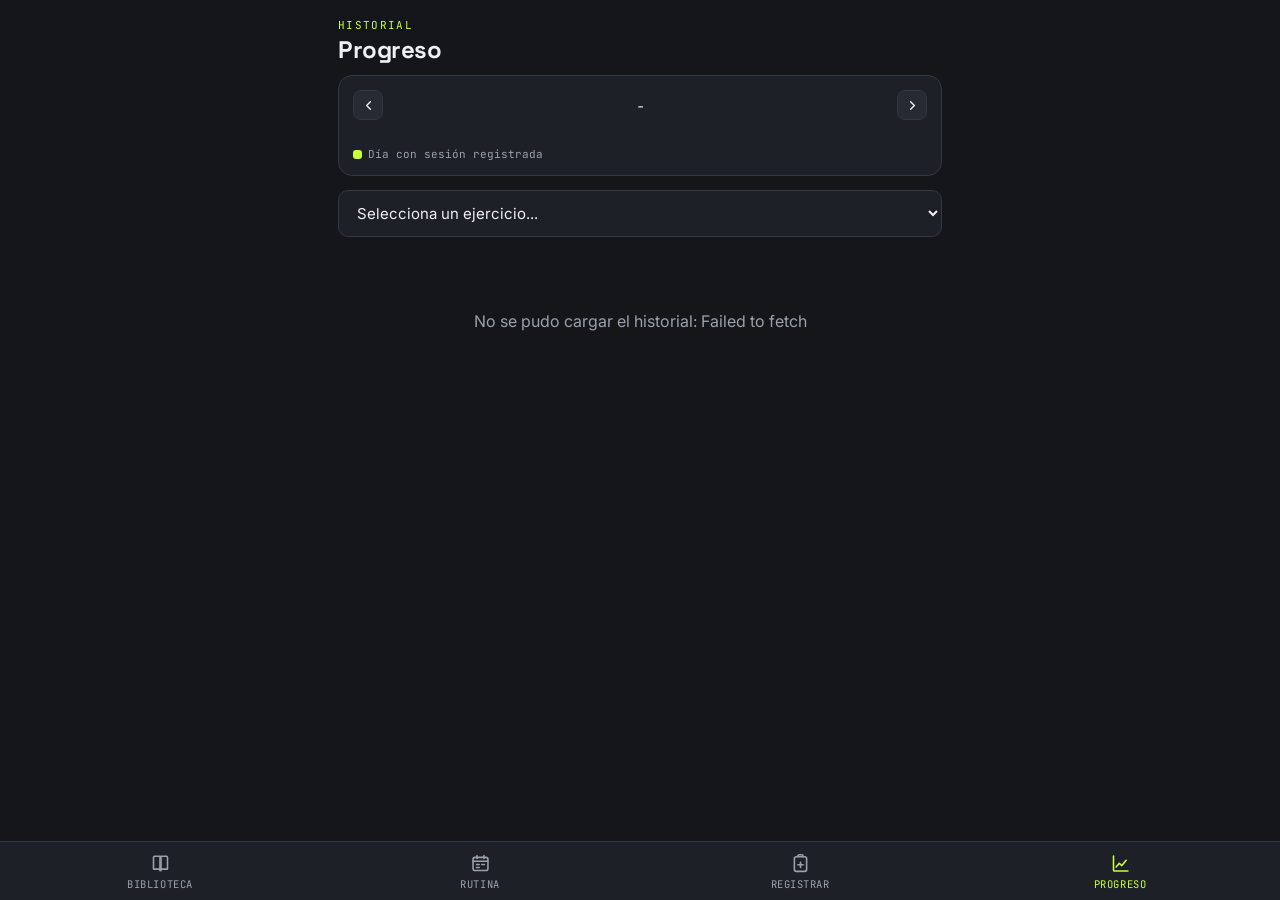
<file: progreso.html>
<!DOCTYPE html>
<html lang="es">
<head>
<meta charset="UTF-8" />
<meta name="viewport" content="width=device-width, initial-scale=1, viewport-fit=cover" />
<title>Progreso — Mi Entrenamiento</title>
<link rel="preconnect" href="https://fonts.googleapis.com">
<link href="https://fonts.googleapis.com/css2?family=Space+Grotesk:wght@500;700&family=Inter:wght@400;500;600&family=JetBrains+Mono:wght@400;500&display=swap" rel="stylesheet">
<link rel="stylesheet" href="css/style.css" />
</head>
<body>

<div class="topbar">
  <div class="container">
    <div class="eyebrow">Historial</div>
    <h1>Progreso</h1>
  </div>
</div>

<div class="container">
  <div class="cal-card">
    <div class="cal-header">
      <div class="cal-nav-btn" id="cal-prev">
        <svg width="15" height="15" viewBox="0 0 24 24" fill="none" stroke="currentColor" stroke-width="2.2" stroke-linecap="round" stroke-linejoin="round"><path d="M15 18l-6-6 6-6"/></svg>
      </div>
      <div class="mes" id="cal-mes">-</div>
      <div class="cal-nav-btn" id="cal-next">
        <svg width="15" height="15" viewBox="0 0 24 24" fill="none" stroke="currentColor" stroke-width="2.2" stroke-linecap="round" stroke-linejoin="round"><path d="M9 6l6 6-6 6"/></svg>
      </div>
    </div>
    <div class="cal-grid" id="cal-dow"></div>
    <div class="cal-grid" id="cal-grid" style="margin-top:5px;"></div>
    <div class="cal-legend"><span class="dot"></span> Día con sesión registrada</div>
  </div>

  <div id="cal-detalle"></div>

  <div class="search-row">
    <select id="select-ejercicio"><option value="">Selecciona un ejercicio...</option></select>
  </div>

  <div id="resumen" style="display:none;">
    <div class="card" style="display:flex; justify-content:space-around; text-align:center;">
      <div>
        <div class="stat-num" id="stat-max">–</div>
        <div class="stat-label">Peso máx (kg)</div>
      </div>
      <div>
        <div class="stat-num" id="stat-sesiones">–</div>
        <div class="stat-label">Sesiones</div>
      </div>
      <div>
        <div class="stat-num" id="stat-ultimo">–</div>
        <div class="stat-label">Última vez</div>
      </div>
    </div>

    <div class="card">
      <div class="field-label">Peso máximo por sesión</div>
      <canvas id="chart" height="180"></canvas>
    </div>

    <div class="card">
      <div class="field-label">Historial detallado</div>
      <div id="tabla-historial"></div>
    </div>
  </div>

  <div class="empty-state" id="cargando">
    <div class="spinner"></div>
    Cargando historial desde tu hoja...
  </div>
</div>

<nav class="tabbar">
  <a href="index.html">
    <svg viewBox="0 0 24 24" fill="none" stroke="currentColor" stroke-width="1.8" stroke-linecap="round" stroke-linejoin="round"><path d="M4 5.2C4 4.4 4.6 3.8 5.4 3.8H11a1.6 1.6 0 0 1 1.6 1.6v14.8a1.8 1.8 0 0 0-1.8-1.8H4V5.2Z"/><path d="M20 5.2c0-.8-.6-1.4-1.4-1.4H13a1.6 1.6 0 0 0-1.6 1.6v14.8A1.8 1.8 0 0 1 13.2 18.4H20V5.2Z"/></svg>
    Biblioteca
  </a>
  <a href="rutina.html">
    <svg viewBox="0 0 24 24" fill="none" stroke="currentColor" stroke-width="1.8" stroke-linecap="round" stroke-linejoin="round"><rect x="3.5" y="5" width="17" height="15" rx="2.3"/><path d="M3.5 9.5h17"/><path d="M8 3v3.2M16 3v3.2"/><path d="M7.5 13.2h3M7.5 16.5h3M13.5 13.2h3"/></svg>
    Rutina
  </a>
  <a href="registro.html">
    <svg viewBox="0 0 24 24" fill="none" stroke="currentColor" stroke-width="1.8" stroke-linecap="round" stroke-linejoin="round"><rect x="5" y="4.2" width="14" height="16.8" rx="2.2"/><path d="M9 4.2v-.6A1.6 1.6 0 0 1 10.6 2h2.8A1.6 1.6 0 0 1 15 3.6v.6"/><path d="M12 10.5v6M9 13.5h6"/></svg>
    Registrar
  </a>
  <a href="progreso.html" class="active">
    <svg viewBox="0 0 24 24" fill="none" stroke="currentColor" stroke-width="1.8" stroke-linecap="round" stroke-linejoin="round"><path d="M4 3.5v15.8c0 .66.54 1.2 1.2 1.2H20.5"/><path d="M7 16l3.6-4.2 3 2.6L18.5 8.4"/></svg>
    Progreso
  </a>
</nav>

<script src="js/config.js"></script>
<script src="js/api.js"></script>
<script src="js/translations.js"></script>
<script>
let historial = []; // filas: {fecha, ejercicio, serie, reps, peso}
let porEjercicio = {};
let mesActual = new Date();
mesActual.setDate(1);

async function iniciar() {
  const cargando = document.getElementById("cargando");
  if (!apiConfigured()) {
    cargando.innerHTML = 'Falta configurar la URL de tu Apps Script en <code>js/config.js</code>';
    return;
  }
  try {
    const data = await apiGet("historial");
    historial = data.filas || [];
    dibujarCalendario();
    if (!historial.length) {
      cargando.innerHTML = 'Aún no hay sesiones guardadas. Ve a "Registrar" para empezar.';
      return;
    }
    agrupar();
    poblarSelect();
    cargando.style.display = "none";
  } catch (err) {
    cargando.innerHTML = 'No se pudo cargar el historial: ' + err.message;
  }
}

function agrupar() {
  porEjercicio = {};
  historial.forEach(f => {
    if (!porEjercicio[f.ejercicio]) porEjercicio[f.ejercicio] = [];
    porEjercicio[f.ejercicio].push(f);
  });
}

// --- Calendario ---
const DOW_LABELS = ["L", "M", "X", "J", "V", "S", "D"];

function fechasEntrenadasSet() {
  return new Set(historial.map(f => f.fecha)); // "YYYY-MM-DD"
}

function dibujarCalendario() {
  const dowBox = document.getElementById("cal-dow");
  dowBox.innerHTML = DOW_LABELS.map(d => `<div class="cal-dow">${d}</div>`).join("");

  document.getElementById("cal-mes").textContent =
    mesActual.toLocaleDateString("es-ES", { month: "long", year: "numeric" });

  const year = mesActual.getFullYear();
  const month = mesActual.getMonth();
  const primerDiaSemana = (new Date(year, month, 1).getDay() + 6) % 7; // 0=lunes
  const diasEnMes = new Date(year, month + 1, 0).getDate();
  const entrenados = fechasEntrenadasSet();
  const hoyStr = new Date().toISOString().slice(0, 10);

  const celdas = [];
  for (let i = 0; i < primerDiaSemana; i++) celdas.push(`<div class="cal-day empty"></div>`);
  for (let d = 1; d <= diasEnMes; d++) {
    const fechaStr = `${year}-${String(month + 1).padStart(2, "0")}-${String(d).padStart(2, "0")}`;
    const entrenado = entrenados.has(fechaStr);
    const esHoy = fechaStr === hoyStr;
    celdas.push(`<div class="cal-day ${entrenado ? "trained" : ""} ${esHoy ? "today" : ""}" data-fecha="${fechaStr}">${d}</div>`);
  }
  document.getElementById("cal-grid").innerHTML = celdas.join("");

  document.querySelectorAll(".cal-day.trained").forEach(el => {
    el.addEventListener("click", () => mostrarDetalleDia(el.dataset.fecha));
  });
}

function mostrarDetalleDia(fechaStr) {
  const filas = historial.filter(f => f.fecha === fechaStr);
  const porEjercicioDia = {};
  filas.forEach(f => {
    if (!porEjercicioDia[f.ejercicio]) porEjercicioDia[f.ejercicio] = [];
    porEjercicioDia[f.ejercicio].push(f);
  });
  const fechaLegible = new Date(fechaStr).toLocaleDateString("es-ES", { weekday: "long", day: "numeric", month: "long" });

  document.getElementById("cal-detalle").innerHTML = `
    <div class="card">
      <div class="field-label" style="margin-top:0;">${fechaLegible}</div>
      ${Object.entries(porEjercicioDia).map(([nombre, sets]) => `
        <div class="session-ex">
          <span>${nombre}</span>
          <span style="font-family:var(--font-mono); font-size:13px; color:var(--text-dim);">
            ${sets.map(s => `${s.reps}×${s.peso}kg`).join(" · ")}
          </span>
        </div>
      `).join("")}
    </div>
  `;
}

document.getElementById("cal-prev").addEventListener("click", () => {
  mesActual.setMonth(mesActual.getMonth() - 1);
  dibujarCalendario();
});
document.getElementById("cal-next").addEventListener("click", () => {
  mesActual.setMonth(mesActual.getMonth() + 1);
  dibujarCalendario();
});

function poblarSelect() {
  const sel = document.getElementById("select-ejercicio");
  const nombres = Object.keys(porEjercicio).sort();
  sel.innerHTML = '<option value="">Selecciona un ejercicio...</option>' +
    nombres.map(n => `<option value="${n}">${n}</option>`).join("");
  sel.addEventListener("change", () => mostrarEjercicio(sel.value));
}

function mostrarEjercicio(nombre) {
  const resumen = document.getElementById("resumen");
  if (!nombre) { resumen.style.display = "none"; return; }
  resumen.style.display = "block";

  const filas = porEjercicio[nombre];

  // Agrupar por fecha: peso máximo de ese día
  const porFecha = {};
  filas.forEach(f => {
    const p = parseFloat(f.peso) || 0;
    if (!porFecha[f.fecha] || p > porFecha[f.fecha]) porFecha[f.fecha] = p;
  });
  const fechas = Object.keys(porFecha).sort();
  const pesos = fechas.map(f => porFecha[f]);

  document.getElementById("stat-max").textContent = Math.max(...pesos, 0);
  document.getElementById("stat-sesiones").textContent = fechas.length;
  document.getElementById("stat-ultimo").textContent = fechas.length
    ? new Date(fechas[fechas.length - 1]).toLocaleDateString("es-ES", { day: "2-digit", month: "short" })
    : "–";

  dibujarChart(fechas, pesos);

  // Tabla detallada (más reciente primero)
  const filasOrdenadas = [...filas].sort((a, b) => (a.fecha < b.fecha ? 1 : -1));
  document.getElementById("tabla-historial").innerHTML = filasOrdenadas.map(f => `
    <div class="session-ex">
      <span style="color:var(--text-dim); font-family:var(--font-mono); font-size:13px;">
        ${new Date(f.fecha).toLocaleDateString("es-ES", { day: "2-digit", month: "short" })} · serie ${f.serie}
      </span>
      <span style="font-family:var(--font-mono); font-weight:600;">${f.reps} reps × ${f.peso} kg</span>
    </div>
  `).join("");
}

function dibujarChart(labels, valores) {
  const canvas = document.getElementById("chart");
  const dpr = window.devicePixelRatio || 1;
  const w = canvas.clientWidth, h = canvas.clientHeight || 180;
  canvas.width = w * dpr; canvas.height = h * dpr;
  const ctx = canvas.getContext("2d");
  ctx.scale(dpr, dpr);
  ctx.clearRect(0, 0, w, h);

  if (!valores.length) return;
  const max = Math.max(...valores) * 1.15 || 1;
  const min = 0;
  const padL = 30, padR = 10, padT = 10, padB = 24;
  const plotW = w - padL - padR, plotH = h - padT - padB;

  // ejes
  ctx.strokeStyle = "#33384555";
  ctx.beginPath();
  ctx.moveTo(padL, padT); ctx.lineTo(padL, h - padB); ctx.lineTo(w - padR, h - padB);
  ctx.stroke();

  // línea
  ctx.strokeStyle = "#c8ff3d";
  ctx.lineWidth = 2.5;
  ctx.beginPath();
  valores.forEach((v, i) => {
    const x = padL + (plotW * (valores.length === 1 ? 0.5 : i / (valores.length - 1)));
    const y = h - padB - ((v - min) / (max - min)) * plotH;
    i === 0 ? ctx.moveTo(x, y) : ctx.lineTo(x, y);
  });
  ctx.stroke();

  // puntos
  ctx.fillStyle = "#c8ff3d";
  valores.forEach((v, i) => {
    const x = padL + (plotW * (valores.length === 1 ? 0.5 : i / (valores.length - 1)));
    const y = h - padB - ((v - min) / (max - min)) * plotH;
    ctx.beginPath(); ctx.arc(x, y, 3.5, 0, Math.PI * 2); ctx.fill();
  });

  // etiquetas eje Y (min/max)
  ctx.fillStyle = "#9aa1ad";
  ctx.font = "11px monospace";
  ctx.fillText(Math.round(max), 2, padT + 10);
  ctx.fillText("0", 10, h - padB + 4);
}

iniciar();
</script>
</body>
</html>
</file>
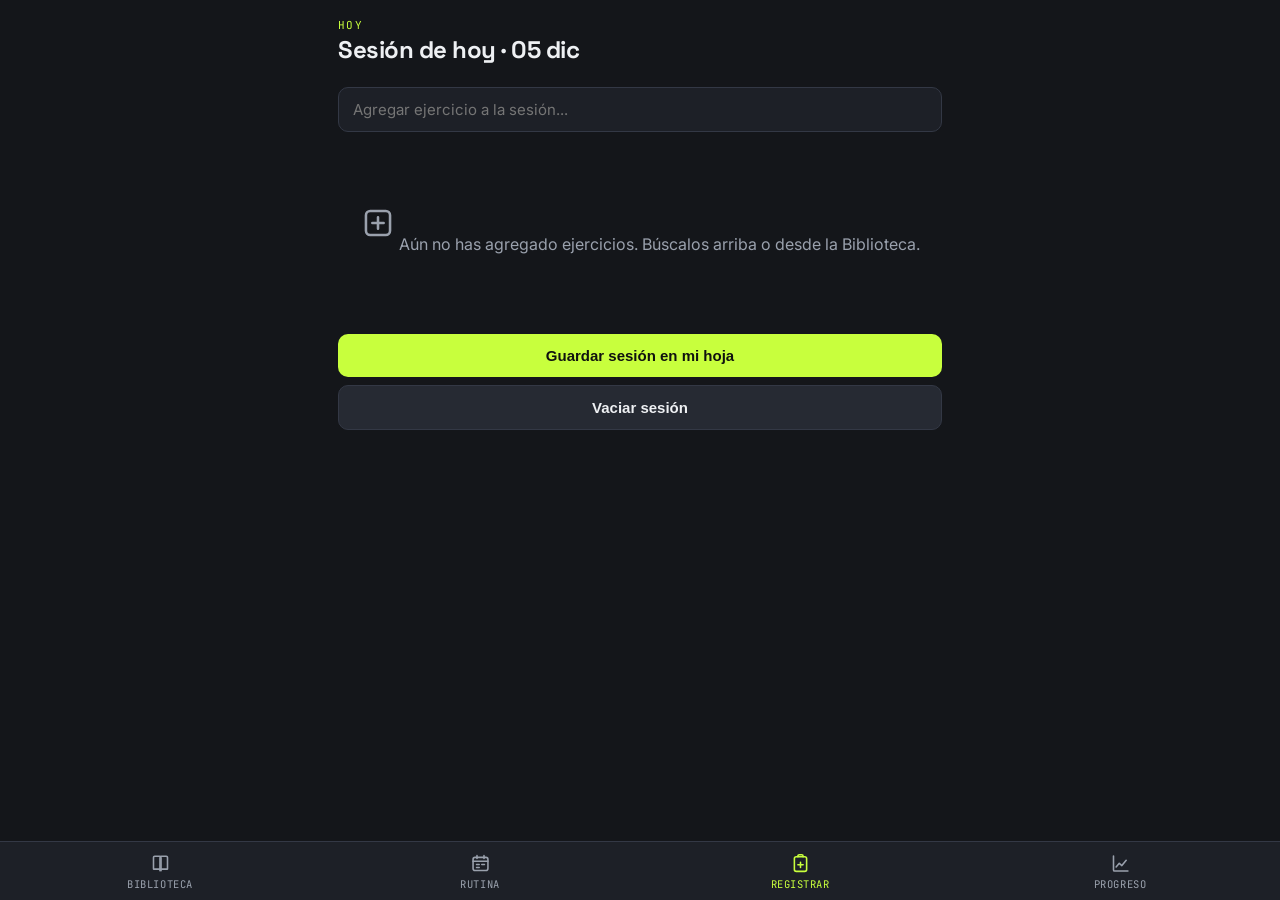
<file: registro.html>
<!DOCTYPE html>
<html lang="es">
<head>
<meta charset="UTF-8" />
<meta name="viewport" content="width=device-width, initial-scale=1, viewport-fit=cover" />
<title>Registrar — Mi Entrenamiento</title>
<link rel="preconnect" href="https://fonts.googleapis.com">
<link href="https://fonts.googleapis.com/css2?family=Space+Grotesk:wght@500;700&family=Inter:wght@400;500;600&family=JetBrains+Mono:wght@400;500&display=swap" rel="stylesheet">
<link rel="stylesheet" href="css/style.css" />
</head>
<body>

<div class="topbar">
  <div class="container" style="display:flex; justify-content:space-between; align-items:center;">
    <div>
      <div class="eyebrow">Hoy</div>
      <h1 id="fecha-titulo">Registrar sesión</h1>
    </div>
  </div>
</div>

<div class="container">
  <div class="search-row">
    <input type="text" id="search-add" placeholder="Agregar ejercicio a la sesión..." />
  </div>
  <div class="ex-list" id="sugerencias"></div>

  <div id="banner-hoy"></div>

  <div id="sesion-lista"></div>

  <div class="empty-state" id="sesion-vacia">
    <svg viewBox="0 0 24 24" fill="none" stroke-width="1.8" stroke-linecap="round" stroke-linejoin="round"><rect x="3.5" y="3.5" width="17" height="17" rx="3"/><path d="M8 12h8M12 8v8"/></svg>
    Aún no has agregado ejercicios. Búscalos arriba o desde la Biblioteca.
  </div>

  <div style="margin: 20px 0 40px;">
    <button class="btn" id="btn-guardar">Guardar sesión en mi hoja</button>
    <div style="height:8px;"></div>
    <button class="btn secondary" id="btn-limpiar">Vaciar sesión</button>
  </div>
</div>

<div class="toast" id="toast"></div>

<nav class="tabbar">
  <a href="index.html">
    <svg viewBox="0 0 24 24" fill="none" stroke="currentColor" stroke-width="1.8" stroke-linecap="round" stroke-linejoin="round"><path d="M4 5.2C4 4.4 4.6 3.8 5.4 3.8H11a1.6 1.6 0 0 1 1.6 1.6v14.8a1.8 1.8 0 0 0-1.8-1.8H4V5.2Z"/><path d="M20 5.2c0-.8-.6-1.4-1.4-1.4H13a1.6 1.6 0 0 0-1.6 1.6v14.8A1.8 1.8 0 0 1 13.2 18.4H20V5.2Z"/></svg>
    Biblioteca
  </a>
  <a href="rutina.html">
    <svg viewBox="0 0 24 24" fill="none" stroke="currentColor" stroke-width="1.8" stroke-linecap="round" stroke-linejoin="round"><rect x="3.5" y="5" width="17" height="15" rx="2.3"/><path d="M3.5 9.5h17"/><path d="M8 3v3.2M16 3v3.2"/><path d="M7.5 13.2h3M7.5 16.5h3M13.5 13.2h3"/></svg>
    Rutina
  </a>
  <a href="registro.html" class="active">
    <svg viewBox="0 0 24 24" fill="none" stroke="currentColor" stroke-width="1.8" stroke-linecap="round" stroke-linejoin="round"><rect x="5" y="4.2" width="14" height="16.8" rx="2.2"/><path d="M9 4.2v-.6A1.6 1.6 0 0 1 10.6 2h2.8A1.6 1.6 0 0 1 15 3.6v.6"/><path d="M12 10.5v6M9 13.5h6"/></svg>
    Registrar
  </a>
  <a href="progreso.html">
    <svg viewBox="0 0 24 24" fill="none" stroke="currentColor" stroke-width="1.8" stroke-linecap="round" stroke-linejoin="round"><path d="M4 3.5v15.8c0 .66.54 1.2 1.2 1.2H20.5"/><path d="M7 16l3.6-4.2 3 2.6L18.5 8.4"/></svg>
    Progreso
  </a>
</nav>

<script src="js/config.js"></script>
<script src="js/api.js"></script>
<script src="js/translations.js"></script>
<script>
let ALL = [];
let sesion = JSON.parse(localStorage.getItem("sesion_hoy") || "[]");

const fecha = new Date();
document.getElementById("fecha-titulo").textContent =
  "Sesión de hoy · " + fecha.toLocaleDateString("es-ES", { day: "2-digit", month: "short" });

function normaliza(s) {
  return (s || "").toString().toLowerCase().normalize("NFD").replace(/[\u0300-\u036f]/g, "");
}

function mostrarBannerHoy() {
  const rutina = cargarRutina();
  const hoy = rutina[diaKeyHoy()];
  const cont = document.getElementById("banner-hoy");
  if (!hoy || hoy.descanso || !hoy.ejercicios || !hoy.ejercicios.length) {
    cont.innerHTML = "";
    return;
  }
  const yaCargados = hoy.ejercicios.every(pe => sesion.find(x => x.id === pe.id));
  cont.innerHTML = `
    <div class="banner-hoy">
      <svg width="26" height="26" viewBox="0 0 24 24" fill="none" stroke="#10120f" stroke-width="1.8" stroke-linecap="round" stroke-linejoin="round"><rect x="3.5" y="5" width="17" height="15" rx="2.3"/><path d="M3.5 9.5h17"/><path d="M8 3v3.2M16 3v3.2"/></svg>
      <div class="txt">
        <div class="eyebrow-b">Hoy toca</div>
        <div class="grupo-b">${hoy.grupo || "Entrenamiento"}</div>
      </div>
      ${yaCargados ? "" : `<button id="btn-cargar-rutina">Cargar</button>`}
    </div>
  `;
  const btn = document.getElementById("btn-cargar-rutina");
  if (btn) {
    btn.addEventListener("click", () => {
      hoy.ejercicios.forEach(pe => {
        if (sesion.find(x => x.id === pe.id)) return;
        const nSets = parseInt(pe.series) || 1;
        const sets = Array.from({ length: nSets }, () => ({ reps: "", peso: "" }));
        sesion.push({ id: pe.id, name: pe.name, repsObjetivo: pe.reps, sets });
      });
      guardarLocal();
      render();
      mostrarBannerHoy();
    });
  }
}

async function cargarDatos() {
  const res = await fetch("data/exercises_es.json");
  ALL = await res.json();
  mostrarBannerHoy();
  render();
}

// --- Buscador para agregar ejercicios sin pasar por la biblioteca ---
const searchAdd = document.getElementById("search-add");
const sugerencias = document.getElementById("sugerencias");

searchAdd.addEventListener("input", () => {
  const q = normaliza(searchAdd.value);
  if (!q) { sugerencias.innerHTML = ""; return; }
  const encontrados = ALL.filter(e => normaliza(e.name).includes(q)).slice(0, 6);
  sugerencias.innerHTML = encontrados.map(e => `
    <div class="ex-card" data-id="${e.id}">
      <img src="${e.image_url}" loading="lazy" alt="" />
      <div class="info">
        <div class="name">${e.name}</div>
        <div class="meta">${tCategoria(e.category)} · ${tEquipo(e.equipment)}</div>
      </div>
    </div>
  `).join("");
  sugerencias.querySelectorAll(".ex-card").forEach(card => {
    card.addEventListener("click", () => {
      agregarEjercicio(card.dataset.id);
      searchAdd.value = "";
      sugerencias.innerHTML = "";
    });
  });
});

function agregarEjercicio(id) {
  const e = ALL.find(x => x.id === id);
  if (!e) return;
  if (sesion.find(x => x.id === id)) return;
  sesion.push({ id: e.id, name: e.name, sets: [{ reps: "", peso: "" }] });
  guardarLocal();
  render();
}

function guardarLocal() {
  localStorage.setItem("sesion_hoy", JSON.stringify(sesion));
}

function render() {
  const cont = document.getElementById("sesion-lista");
  document.getElementById("sesion-vacia").style.display = sesion.length ? "none" : "block";

  cont.innerHTML = sesion.map((ex, exIdx) => `
    <div class="card" data-exidx="${exIdx}">
      <div style="display:flex; justify-content:space-between; align-items:center; margin-bottom:6px;">
        <h3 style="font-size:16px;">${ex.name}</h3>
        <span class="rm" data-action="quitar-ejercicio" style="color:var(--text-dim); cursor:pointer;">✕</span>
      </div>
      <div class="field-label">Series (reps × peso kg)${ex.repsObjetivo ? ` · objetivo: ${ex.repsObjetivo} reps` : ""}</div>
      <div class="sets-box">
        ${ex.sets.map((s, sIdx) => `
          <div class="set-row" data-setidx="${sIdx}">
            <div class="set-num">${sIdx + 1}</div>
            <input type="number" inputmode="numeric" placeholder="${ex.repsObjetivo || 'reps'}" value="${s.reps}" data-field="reps" />
            <input type="number" inputmode="decimal" placeholder="kg" value="${s.peso}" data-field="peso" />
            <div class="rm" data-action="quitar-serie">✕</div>
          </div>
        `).join("")}
      </div>
      <button class="btn secondary" data-action="agregar-serie" style="margin-top:6px;">+ Agregar serie</button>
    </div>
  `).join("");

  // listeners
  cont.querySelectorAll(".card").forEach(card => {
    const exIdx = Number(card.dataset.exidx);

    card.querySelector('[data-action="quitar-ejercicio"]').addEventListener("click", () => {
      sesion.splice(exIdx, 1);
      guardarLocal();
      render();
    });

    card.querySelector('[data-action="agregar-serie"]').addEventListener("click", () => {
      sesion[exIdx].sets.push({ reps: "", peso: "" });
      guardarLocal();
      render();
    });

    card.querySelectorAll(".set-row").forEach(row => {
      const sIdx = Number(row.dataset.setidx);
      row.querySelectorAll("input").forEach(inp => {
        inp.addEventListener("input", () => {
          sesion[exIdx].sets[sIdx][inp.dataset.field] = inp.value;
          guardarLocal();
        });
      });
      row.querySelector('[data-action="quitar-serie"]').addEventListener("click", () => {
        sesion[exIdx].sets.splice(sIdx, 1);
        guardarLocal();
        render();
      });
    });
  });
}

document.getElementById("btn-limpiar").addEventListener("click", () => {
  if (!confirm("¿Vaciar la sesión de hoy? Esto no borra lo ya guardado en tu hoja.")) return;
  sesion = [];
  guardarLocal();
  render();
});

document.getElementById("btn-guardar").addEventListener("click", guardarSesion);

async function guardarSesion() {
  if (!apiConfigured()) {
    alert("Falta configurar la URL de tu Apps Script en js/config.js");
    return;
  }
  if (!sesion.length) {
    alert("Agrega al menos un ejercicio antes de guardar.");
    return;
  }

  const btn = document.getElementById("btn-guardar");
  btn.disabled = true;
  btn.textContent = "Guardando...";

  const fechaISO = new Date().toISOString().slice(0, 10);
  const filas = [];
  sesion.forEach(ex => {
    ex.sets.forEach((s, i) => {
      if (s.reps === "" && s.peso === "") return;
      filas.push({
        fecha: fechaISO,
        ejercicio: ex.name,
        serie: i + 1,
        reps: s.reps || "",
        peso: s.peso || "",
      });
    });
  });

  try {
    await apiPost("guardarSesion", { filas });
    mostrarToast("Sesión guardada ✅");
    sesion = [];
    guardarLocal();
    render();
  } catch (err) {
    alert("No se pudo guardar: " + err.message);
  } finally {
    btn.disabled = false;
    btn.textContent = "Guardar sesión en mi hoja";
  }
}

function mostrarToast(msg) {
  const t = document.getElementById("toast");
  t.textContent = msg;
  t.classList.add("show");
  setTimeout(() => t.classList.remove("show"), 2000);
}

cargarDatos();
</script>
</body>
</html>
</file>
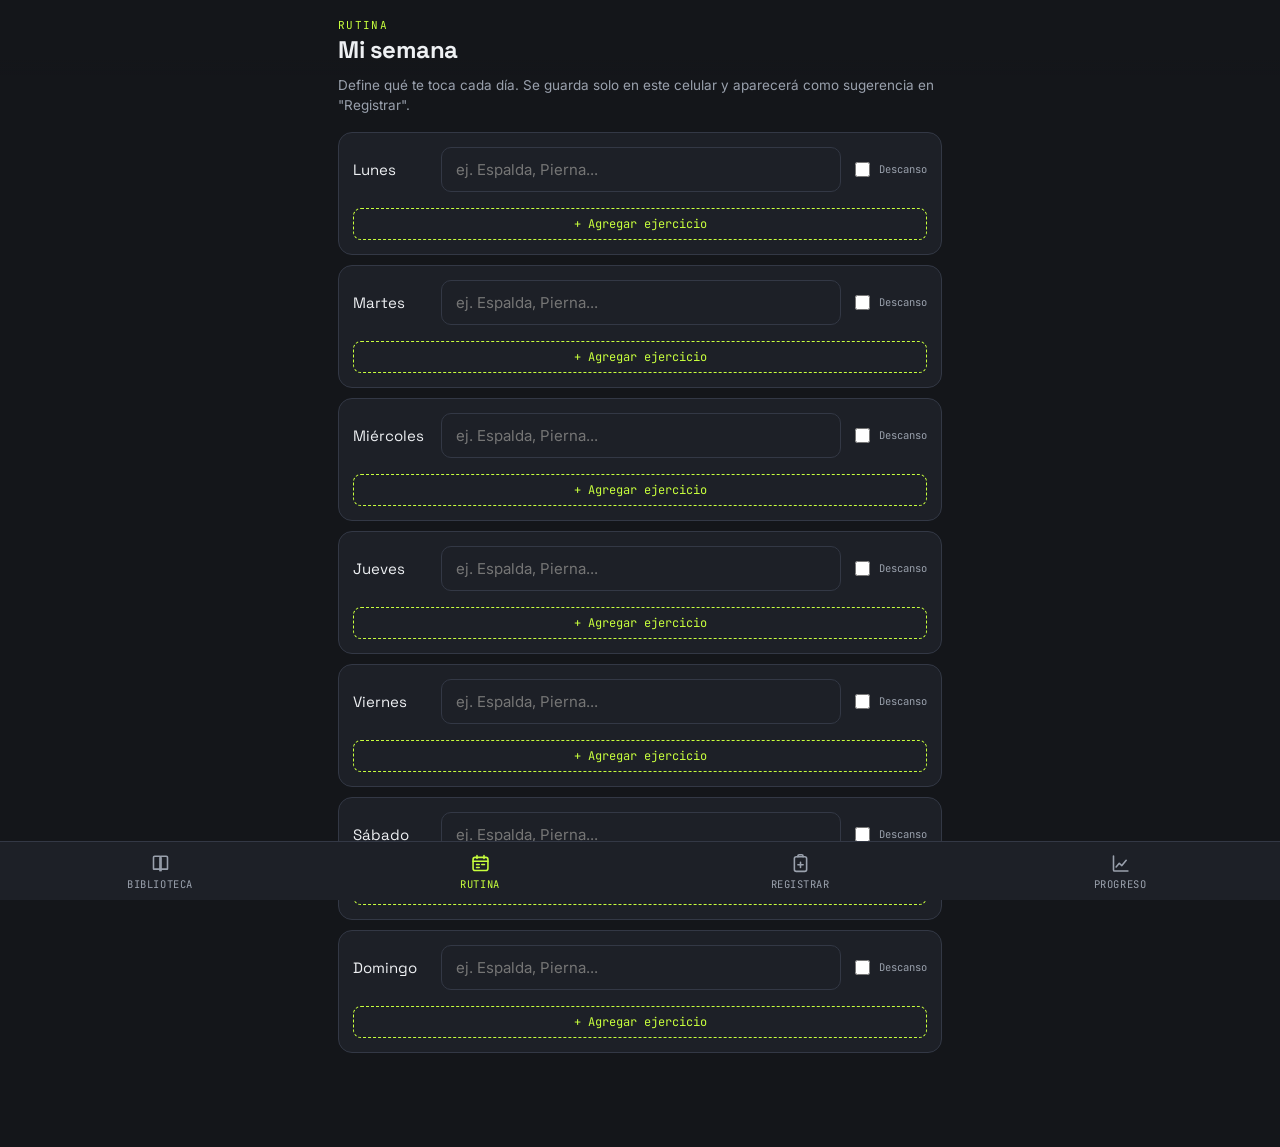
<file: rutina.html>
<!DOCTYPE html>
<html lang="es">
<head>
<meta charset="UTF-8" />
<meta name="viewport" content="width=device-width, initial-scale=1, viewport-fit=cover" />
<title>Rutina — Mi Entrenamiento</title>
<link rel="preconnect" href="https://fonts.googleapis.com">
<link href="https://fonts.googleapis.com/css2?family=Space+Grotesk:wght@500;700&family=Inter:wght@400;500;600&family=JetBrains+Mono:wght@400;500&display=swap" rel="stylesheet">
<link rel="stylesheet" href="css/style.css" />
</head>
<body>

<div class="topbar">
  <div class="container">
    <div class="eyebrow">Rutina</div>
    <h1>Mi semana</h1>
  </div>
</div>

<div class="container">
  <p style="color:var(--text-dim); font-size:13.5px; margin: 0 0 16px; line-height:1.5;">
    Define qué te toca cada día. Se guarda solo en este celular y aparecerá como sugerencia en "Registrar".
  </p>
  <div id="dias-lista"></div>
</div>

<div class="toast" id="toast"></div>

<nav class="tabbar">
  <a href="index.html">
    <svg viewBox="0 0 24 24" fill="none" stroke="currentColor" stroke-width="1.8" stroke-linecap="round" stroke-linejoin="round"><path d="M4 5.2C4 4.4 4.6 3.8 5.4 3.8H11a1.6 1.6 0 0 1 1.6 1.6v14.8a1.8 1.8 0 0 0-1.8-1.8H4V5.2Z"/><path d="M20 5.2c0-.8-.6-1.4-1.4-1.4H13a1.6 1.6 0 0 0-1.6 1.6v14.8A1.8 1.8 0 0 1 13.2 18.4H20V5.2Z"/></svg>
    Biblioteca
  </a>
  <a href="rutina.html" class="active">
    <svg viewBox="0 0 24 24" fill="none" stroke="currentColor" stroke-width="1.8" stroke-linecap="round" stroke-linejoin="round"><rect x="3.5" y="5" width="17" height="15" rx="2.3"/><path d="M3.5 9.5h17"/><path d="M8 3v3.2M16 3v3.2"/><path d="M7.5 13.2h3M7.5 16.5h3M13.5 13.2h3"/></svg>
    Rutina
  </a>
  <a href="registro.html">
    <svg viewBox="0 0 24 24" fill="none" stroke="currentColor" stroke-width="1.8" stroke-linecap="round" stroke-linejoin="round"><rect x="5" y="4.2" width="14" height="16.8" rx="2.2"/><path d="M9 4.2v-.6A1.6 1.6 0 0 1 10.6 2h2.8A1.6 1.6 0 0 1 15 3.6v.6"/><path d="M12 10.5v6M9 13.5h6"/></svg>
    Registrar
  </a>
  <a href="progreso.html">
    <svg viewBox="0 0 24 24" fill="none" stroke="currentColor" stroke-width="1.8" stroke-linecap="round" stroke-linejoin="round"><path d="M4 3.5v15.8c0 .66.54 1.2 1.2 1.2H20.5"/><path d="M7 16l3.6-4.2 3 2.6L18.5 8.4"/></svg>
    Progreso
  </a>
</nav>

<script src="js/config.js"></script>
<script src="js/translations.js"></script>
<script>
let ALL = [];
let rutina = cargarRutina();
let busquedaAbiertaEn = null; // key del día con el buscador abierto

function normaliza(s) {
  return (s || "").toString().toLowerCase().normalize("NFD").replace(/[\u0300-\u036f]/g, "");
}

async function iniciar() {
  const res = await fetch("data/exercises_es.json");
  ALL = await res.json();
  DIAS_SEMANA.forEach(d => {
    if (!rutina[d.key]) rutina[d.key] = { grupo: "", descanso: false, ejercicios: [] };
  });
  render();
}

function render() {
  const cont = document.getElementById("dias-lista");
  cont.innerHTML = DIAS_SEMANA.map(d => {
    const info = rutina[d.key];
    const esBusquedaAqui = busquedaAbiertaEn === d.key;
    return `
    <div class="day-card ${info.descanso ? "rest" : ""}" data-day="${d.key}">
      <div class="day-head">
        <div class="day-name">${d.label}</div>
        <input type="text" class="grupo-input" placeholder="ej. Espalda, Pierna..." value="${info.grupo}" data-field="grupo" ${info.descanso ? "disabled" : ""} />
        <label class="rest-toggle">
          <input type="checkbox" data-field="descanso" ${info.descanso ? "checked" : ""} /> Descanso
        </label>
      </div>

      ${info.descanso ? "" : `
        <div class="plan-ex-list">
          ${info.ejercicios.map((ex, i) => `
            <div class="plan-ex-row" data-idx="${i}">
              <div class="plan-name">${ex.name}</div>
              <input type="number" placeholder="series" value="${ex.series || ""}" data-field="series" />
              <input type="text" placeholder="reps" value="${ex.reps || ""}" data-field="reps" />
              <div class="rm" data-action="quitar">✕</div>
            </div>
          `).join("")}
        </div>
        <button class="add-ex-btn" data-action="toggle-buscar">+ Agregar ejercicio</button>
        <div class="mini-search ${esBusquedaAqui ? "open" : ""}">
          <input type="text" placeholder="Buscar ejercicio..." data-action="buscar-input" />
          <div class="ex-list mini-results" data-action="resultados"></div>
        </div>
      `}
    </div>
  `;
  }).join("");

  // listeners por tarjeta de día
  cont.querySelectorAll(".day-card").forEach(card => {
    const key = card.dataset.day;

    card.querySelector('[data-field="grupo"]').addEventListener("input", e => {
      rutina[key].grupo = e.target.value;
      guardarRutina(rutina);
    });

    card.querySelector('[data-field="descanso"]').addEventListener("change", e => {
      rutina[key].descanso = e.target.checked;
      guardarRutina(rutina);
      render();
    });

    const btnBuscar = card.querySelector('[data-action="toggle-buscar"]');
    if (btnBuscar) {
      btnBuscar.addEventListener("click", () => {
        busquedaAbiertaEn = busquedaAbiertaEn === key ? null : key;
        render();
        if (busquedaAbiertaEn === key) {
          card.querySelector('[data-action="buscar-input"]')?.focus();
        }
      });
    }

    const inputBuscar = card.querySelector('[data-action="buscar-input"]');
    if (inputBuscar) {
      inputBuscar.addEventListener("input", () => {
        const q = normaliza(inputBuscar.value);
        const resBox = card.querySelector('[data-action="resultados"]');
        if (!q) { resBox.innerHTML = ""; return; }
        const encontrados = ALL.filter(e => normaliza(e.name).includes(q)).slice(0, 6);
        resBox.innerHTML = encontrados.map(e => `
          <div class="ex-card" data-id="${e.id}">
            <img src="${e.image_url}" loading="lazy" alt="" />
            <div class="info">
              <div class="name">${e.name}</div>
              <div class="meta">${tCategoria(e.category)} · ${tEquipo(e.equipment)}</div>
            </div>
          </div>
        `).join("");
        resBox.querySelectorAll(".ex-card").forEach(elCard => {
          elCard.addEventListener("click", () => {
            const ex = ALL.find(x => x.id === elCard.dataset.id);
            if (!ex) return;
            if (!rutina[key].ejercicios.find(x => x.id === ex.id)) {
              rutina[key].ejercicios.push({ id: ex.id, name: ex.name, series: 4, reps: "10" });
              guardarRutina(rutina);
            }
            busquedaAbiertaEn = null;
            render();
            mostrarToast("Agregado a " + DIAS_SEMANA.find(d => d.key === key).label);
          });
        });
      });
    }

    card.querySelectorAll(".plan-ex-row").forEach(row => {
      const idx = Number(row.dataset.idx);
      row.querySelectorAll("input").forEach(inp => {
        inp.addEventListener("input", () => {
          rutina[key].ejercicios[idx][inp.dataset.field] = inp.value;
          guardarRutina(rutina);
        });
      });
      row.querySelector('[data-action="quitar"]').addEventListener("click", () => {
        rutina[key].ejercicios.splice(idx, 1);
        guardarRutina(rutina);
        render();
      });
    });
  });
}

function mostrarToast(msg) {
  const t = document.getElementById("toast");
  t.textContent = msg;
  t.classList.add("show");
  setTimeout(() => t.classList.remove("show"), 1600);
}

iniciar();
</script>
</body>
</html>
</file>
<file: css/style.css>
:root {
  --bg: #14161a;
  --bg-elev: #1d2027;
  --bg-elev-2: #262a33;
  --line: #33384533;
  --line-solid: #333845;
  --text: #eef0f3;
  --text-dim: #9aa1ad;
  --accent: #c8ff3d;
  --accent-dim: #a6d92f;
  --danger: #ff6b5e;
  --radius: 14px;
  --font-display: 'Space Grotesk', system-ui, sans-serif;
  --font-body: 'Inter', system-ui, -apple-system, sans-serif;
  --font-mono: 'JetBrains Mono', ui-monospace, monospace;
}

* { box-sizing: border-box; }

html, body {
  margin: 0;
  padding: 0;
  background: var(--bg);
  color: var(--text);
  font-family: var(--font-body);
  -webkit-font-smoothing: antialiased;
}

body {
  padding-bottom: 84px;
  min-height: 100vh;
}

a { color: inherit; }

h1, h2, h3 {
  font-family: var(--font-display);
  margin: 0;
  letter-spacing: -0.02em;
}

.topbar {
  position: sticky;
  top: 0;
  z-index: 20;
  background: linear-gradient(180deg, var(--bg) 80%, transparent);
  padding: 18px 18px 10px;
}

.topbar .eyebrow {
  font-family: var(--font-mono);
  font-size: 11px;
  text-transform: uppercase;
  letter-spacing: 0.12em;
  color: var(--accent);
  margin-bottom: 2px;
}

.topbar h1 {
  font-size: 24px;
}

.container {
  padding: 0 18px;
  max-width: 640px;
  margin: 0 auto;
}

/* Search + filters */
.search-row {
  display: flex;
  gap: 8px;
  margin: 12px 0 14px;
}

input[type="text"], input[type="number"], input[type="date"], select, textarea {
  background: var(--bg-elev);
  border: 1px solid var(--line-solid);
  color: var(--text);
  border-radius: 10px;
  padding: 12px 14px;
  font-size: 15px;
  font-family: var(--font-body);
  width: 100%;
}

input:focus, select:focus, textarea:focus {
  outline: none;
  border-color: var(--accent);
}

.chip-row {
  display: flex;
  gap: 8px;
  overflow-x: auto;
  padding-bottom: 4px;
  scrollbar-width: none;
}
.chip-row::-webkit-scrollbar { display: none; }

.chip {
  flex: none;
  font-family: var(--font-mono);
  font-size: 12.5px;
  padding: 7px 13px;
  border-radius: 999px;
  border: 1px solid var(--line-solid);
  background: var(--bg-elev);
  color: var(--text-dim);
  white-space: nowrap;
  cursor: pointer;
}
.chip.active {
  background: var(--accent);
  color: #10120f;
  border-color: var(--accent);
  font-weight: 600;
}

/* Exercise grid/list */
.ex-list {
  display: flex;
  flex-direction: column;
  gap: 10px;
  margin-top: 8px;
}

.ex-card {
  display: flex;
  align-items: center;
  gap: 12px;
  background: var(--bg-elev);
  border: 1px solid var(--line-solid);
  border-radius: var(--radius);
  padding: 10px;
  cursor: pointer;
}

.ex-card img {
  width: 56px;
  height: 56px;
  border-radius: 10px;
  object-fit: cover;
  background: #000;
  flex: none;
}

.ex-card .info { min-width: 0; }
.ex-card .name {
  font-size: 15px;
  font-weight: 600;
  white-space: nowrap;
  overflow: hidden;
  text-overflow: ellipsis;
}
.ex-card .meta {
  font-family: var(--font-mono);
  font-size: 12px;
  color: var(--text-dim);
  text-transform: capitalize;
}

.empty-state {
  text-align: center;
  padding: 60px 20px;
  color: var(--text-dim);
}
.empty-state .big { font-size: 32px; margin-bottom: 8px; }

/* Bottom nav */
.tabbar {
  position: fixed;
  bottom: 0; left: 0; right: 0;
  display: flex;
  background: var(--bg-elev);
  border-top: 1px solid var(--line-solid);
  z-index: 30;
  padding-bottom: env(safe-area-inset-bottom);
}
.tabbar a {
  flex: 1;
  text-align: center;
  padding: 11px 4px 9px;
  text-decoration: none;
  color: var(--text-dim);
  font-family: var(--font-mono);
  font-size: 10.5px;
  text-transform: uppercase;
  letter-spacing: 0.05em;
}
.tabbar a svg {
  display: block;
  margin: 0 auto 3px;
  width: 21px;
  height: 21px;
  stroke: currentColor;
}
.tabbar a.active { color: var(--accent); }

/* Iconos genéricos inline (reemplazan emoticones) */
.icon-inline {
  display: inline-block;
  vertical-align: -6px;
  stroke: currentColor;
  fill: none;
  margin-right: 6px;
}
.empty-state svg {
  width: 34px;
  height: 34px;
  stroke: var(--text-dim);
  fill: none;
  margin-bottom: 10px;
}

/* Spinner de carga */
.spinner {
  width: 22px;
  height: 22px;
  border: 2.5px solid var(--line-solid);
  border-top-color: var(--accent);
  border-radius: 50%;
  margin: 0 auto 12px;
  animation: spin 0.8s linear infinite;
}
@keyframes spin { to { transform: rotate(360deg); } }

/* Buttons */
.btn {
  display: inline-flex;
  align-items: center;
  justify-content: center;
  gap: 6px;
  background: var(--accent);
  color: #10120f;
  border: none;
  border-radius: 10px;
  padding: 13px 18px;
  font-weight: 700;
  font-size: 15px;
  cursor: pointer;
  width: 100%;
}
.btn:disabled { opacity: 0.5; }
.btn.secondary {
  background: var(--bg-elev-2);
  color: var(--text);
  border: 1px solid var(--line-solid);
}
.btn.danger { background: var(--danger); color: #200; }

/* Modal / detail sheet */
.sheet-backdrop {
  position: fixed; inset: 0;
  background: #000c;
  z-index: 40;
  display: none;
}
.sheet-backdrop.open { display: block; }
.sheet {
  position: fixed;
  left: 0; right: 0; bottom: 0;
  max-height: 88vh;
  overflow-y: auto;
  background: var(--bg-elev);
  border-radius: 20px 20px 0 0;
  z-index: 41;
  padding: 18px 18px calc(24px + env(safe-area-inset-bottom));
  transform: translateY(100%);
  transition: transform 0.25s ease;
}
.sheet.open { transform: translateY(0); }
.sheet .handle {
  width: 40px; height: 4px;
  background: var(--line-solid);
  border-radius: 2px;
  margin: 0 auto 14px;
}
.sheet img.hero-gif {
  width: 100%;
  border-radius: 12px;
  background: #000;
  margin-bottom: 14px;
}
.sheet h2 { font-size: 20px; margin-bottom: 6px; }
.tag-row { display: flex; gap: 6px; flex-wrap: wrap; margin-bottom: 14px; }
.tag {
  font-family: var(--font-mono);
  font-size: 11px;
  padding: 4px 9px;
  border-radius: 999px;
  background: var(--bg-elev-2);
  color: var(--text-dim);
}
.sheet ol { padding-left: 20px; margin: 0; }
.sheet ol li { margin-bottom: 8px; line-height: 1.5; color: var(--text-dim); font-size: 14px; }

/* Forms / log */
.field-label {
  font-family: var(--font-mono);
  font-size: 11px;
  text-transform: uppercase;
  letter-spacing: 0.08em;
  color: var(--text-dim);
  margin: 16px 0 6px;
  display: block;
}

.set-row {
  display: grid;
  grid-template-columns: 32px 1fr 1fr 24px;
  gap: 8px;
  align-items: center;
  margin-bottom: 8px;
}
.set-row .set-num {
  font-family: var(--font-mono);
  color: var(--accent);
  text-align: center;
}
.set-row .rm {
  color: var(--text-dim);
  text-align: center;
  cursor: pointer;
}

.card {
  background: var(--bg-elev);
  border: 1px solid var(--line-solid);
  border-radius: var(--radius);
  padding: 14px;
  margin-bottom: 12px;
}

.toast {
  position: fixed;
  bottom: 96px;
  left: 50%;
  transform: translateX(-50%);
  background: var(--accent);
  color: #10120f;
  padding: 10px 18px;
  border-radius: 999px;
  font-weight: 600;
  font-size: 14px;
  z-index: 50;
  opacity: 0;
  transition: opacity 0.2s;
  pointer-events: none;
  white-space: nowrap;
}
.toast.show { opacity: 1; }

.session-ex {
  display: flex;
  justify-content: space-between;
  align-items: center;
  padding: 12px 0;
  border-bottom: 1px solid var(--line);
}
.session-ex:last-child { border-bottom: none; }

.stat-num {
  font-family: var(--font-mono);
  font-size: 28px;
  color: var(--accent);
  font-weight: 700;
}
.stat-label {
  font-family: var(--font-mono);
  font-size: 11px;
  color: var(--text-dim);
  text-transform: uppercase;
}

canvas#chart { width: 100%; }

/* Calendario */
.cal-card { background: var(--bg-elev); border: 1px solid var(--line-solid); border-radius: var(--radius); padding: 14px; margin-bottom: 14px; }
.cal-header { display: flex; justify-content: space-between; align-items: center; margin-bottom: 12px; }
.cal-header .mes { font-family: var(--font-display); font-size: 16px; text-transform: capitalize; }
.cal-nav-btn {
  background: var(--bg-elev-2);
  border: 1px solid var(--line-solid);
  color: var(--text);
  border-radius: 8px;
  width: 30px; height: 30px;
  display: flex; align-items: center; justify-content: center;
  cursor: pointer;
}
.cal-grid { display: grid; grid-template-columns: repeat(7, 1fr); gap: 5px; }
.cal-dow { font-family: var(--font-mono); font-size: 9.5px; color: var(--text-dim); text-align: center; text-transform: uppercase; padding-bottom: 4px; }
.cal-day {
  aspect-ratio: 1;
  display: flex; align-items: center; justify-content: center;
  border-radius: 8px;
  font-family: var(--font-mono);
  font-size: 12.5px;
  color: var(--text-dim);
  background: var(--bg-elev-2);
  cursor: default;
  position: relative;
}
.cal-day.empty { visibility: hidden; }
.cal-day.trained { background: var(--accent); color: #10120f; font-weight: 700; cursor: pointer; }
.cal-day.today { box-shadow: 0 0 0 1.5px var(--text-dim) inset; }
.cal-day.trained.today { box-shadow: 0 0 0 1.5px var(--bg) inset; }
.cal-legend { display: flex; align-items: center; gap: 6px; margin-top: 10px; font-family: var(--font-mono); font-size: 11px; color: var(--text-dim); }
.cal-legend .dot { width: 9px; height: 9px; border-radius: 3px; background: var(--accent); }

/* Rutina semanal */
.day-card { background: var(--bg-elev); border: 1px solid var(--line-solid); border-radius: var(--radius); padding: 14px; margin-bottom: 10px; }
.day-card.rest { opacity: 0.6; }
.day-card .day-head { display: flex; justify-content: space-between; align-items: center; gap: 10px; margin-bottom: 10px; }
.day-card .day-name { font-family: var(--font-display); font-size: 15px; min-width: 78px; }
.day-card input.grupo-input { flex: 1; }
.rest-toggle { display: flex; align-items: center; gap: 6px; font-family: var(--font-mono); font-size: 10.5px; color: var(--text-dim); white-space: nowrap; }
.rest-toggle input { width: 15px; height: 15px; accent-color: var(--accent); }

.plan-ex-row { display: grid; grid-template-columns: 1fr 46px 56px 20px; gap: 6px; align-items: center; margin-bottom: 6px; }
.plan-ex-row .plan-name { font-size: 13.5px; overflow: hidden; text-overflow: ellipsis; white-space: nowrap; }
.plan-ex-row input { padding: 8px 6px; font-size: 13px; text-align: center; }
.plan-ex-row .rm { text-align: center; color: var(--text-dim); cursor: pointer; }

.mini-search { margin-top: 8px; display: none; }
.mini-search.open { display: block; }
.mini-search input { margin-bottom: 6px; }
.mini-results .ex-card { padding: 7px; }
.mini-results .ex-card img { width: 40px; height: 40px; }
.mini-results .ex-card .name { font-size: 13px; }

.add-ex-btn {
  font-family: var(--font-mono);
  font-size: 12px;
  color: var(--accent);
  background: none;
  border: 1px dashed var(--accent);
  border-radius: 8px;
  padding: 7px 10px;
  cursor: pointer;
  width: 100%;
  margin-top: 6px;
}

/* Banner "hoy toca" */
.banner-hoy {
  display: flex;
  align-items: center;
  gap: 12px;
  background: linear-gradient(135deg, var(--accent), var(--accent-dim));
  color: #10120f;
  border-radius: var(--radius);
  padding: 14px;
  margin-bottom: 14px;
}
.banner-hoy .txt { flex: 1; }
.banner-hoy .eyebrow-b { font-family: var(--font-mono); font-size: 10.5px; text-transform: uppercase; opacity: 0.7; }
.banner-hoy .grupo-b { font-family: var(--font-display); font-weight: 700; font-size: 17px; }
.banner-hoy button {
  background: #10120f;
  color: var(--accent);
  border: none;
  border-radius: 9px;
  padding: 9px 12px;
  font-weight: 700;
  font-size: 12.5px;
  cursor: pointer;
  white-space: nowrap;
}
</file>
